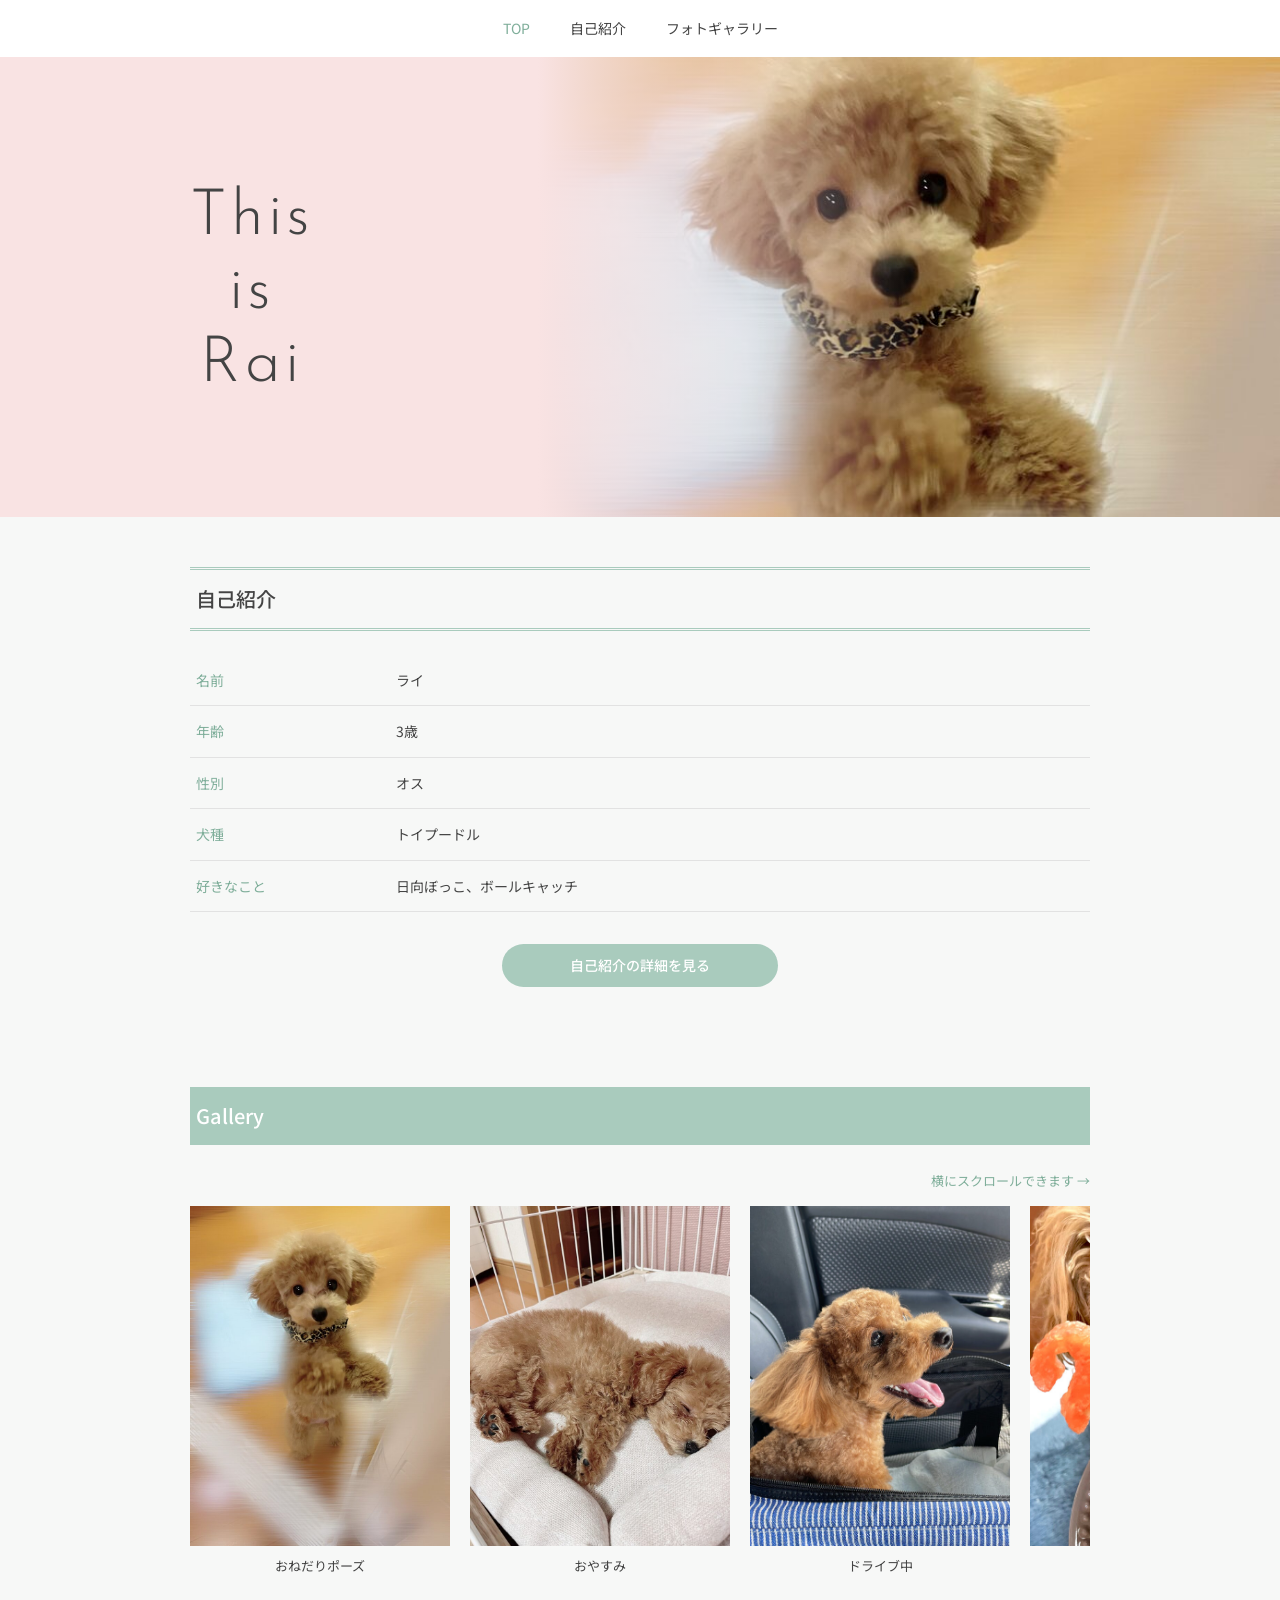
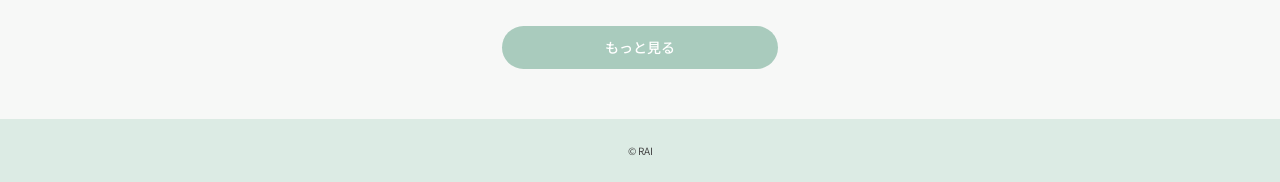
<file: index.html>
<!DOCTYPE html>
<html lang="ja">
<head>
  <meta charset="UTF-8">
  <meta name="viewport" content="width=device-width, initial-scale=1.0">
  <title>ライ</title>
  <link rel="preconnect" href="https://fonts.googleapis.com">
  <link rel="preconnect" href="https://fonts.gstatic.com" crossorigin>
  <link href="https://fonts.googleapis.com/css2?family=Josefin+Sans:wght@300&family=Noto+Sans+JP:wght@400;500&display=swap" rel="stylesheet">
  <link rel="stylesheet" href="style.css">
</head>
<body>

  <!-- メニュー -->
  <header class="header">
    <nav class="nav">
      <ul>
        <li><a href="index.html" class="current">TOP</a></li>
        <li><a href="profile.html">自己紹介</a></li>
        <li><a href="gallery.html">フォトギャラリー</a></li>
      </ul>
    </nav>
  </header>

  <!-- メインビジュアル -->
  <div class="hero">
    <div class="inner">
      <div class="hero-text">
        <h1 class="hero-title">This<br>is<br>Rai</h1>
      </div>
    </div>
  </div>

  <main>
    <!-- 自己紹介 -->
    <section class="section">
      <div class="inner">
        <h2 class="line-title">自己紹介</h2>
        <dl class="profile-list">
          <div><dt>名前</dt><dd>ライ</dd></div>
          <div><dt>年齢</dt><dd>3歳</dd></div>
          <div><dt>性別</dt><dd>オス</dd></div>
          <div><dt>犬種</dt><dd>トイプードル</dd></div>
          <div><dt>好きなこと</dt><dd>日向ぼっこ、ボールキャッチ</dd></div>
        </dl>
      </div>
      <a href="profile.html" class="btn btn-center">自己紹介の詳細を見る</a>
    </section>
    
   <!-- フォトギャラリー（横スクロール） -->
    <section class="section">
      <div class="inner">
        <h2 class="line-title-color">Gallery</h2>
        <p class="scroll-hint">横にスクロールできます →</p>
        <div class="scroll">
          <figure class="scroll-item">
            <img src="stand.jpg" alt="おねだり">
            <figcaption>おねだりポーズ</figcaption>
          </figure>
          <figure class="scroll-item">
            <img src="sleep.jpg" alt="おやすみ">
            <figcaption>おやすみ</figcaption>
          </figure>
          <figure class="scroll-item">
            <img src="drive.jpg" alt="車の中">
            <figcaption>ドライブ中</figcaption>
          </figure>
          <figure class="scroll-item">
            <img src="birthday.jpg" alt="誕生日">
            <figcaption>2歳の誕生日ケーキ</figcaption>
          </figure>
        </div>
        <a href="gallery.html" class="btn btn-center">もっと見る</a>
      </div>
    </section>
  </main>

  <!-- フッター -->
  <footer class="footer">
    <small>&copy; RAI</small>
  </footer>

</body>
</html>
</file>
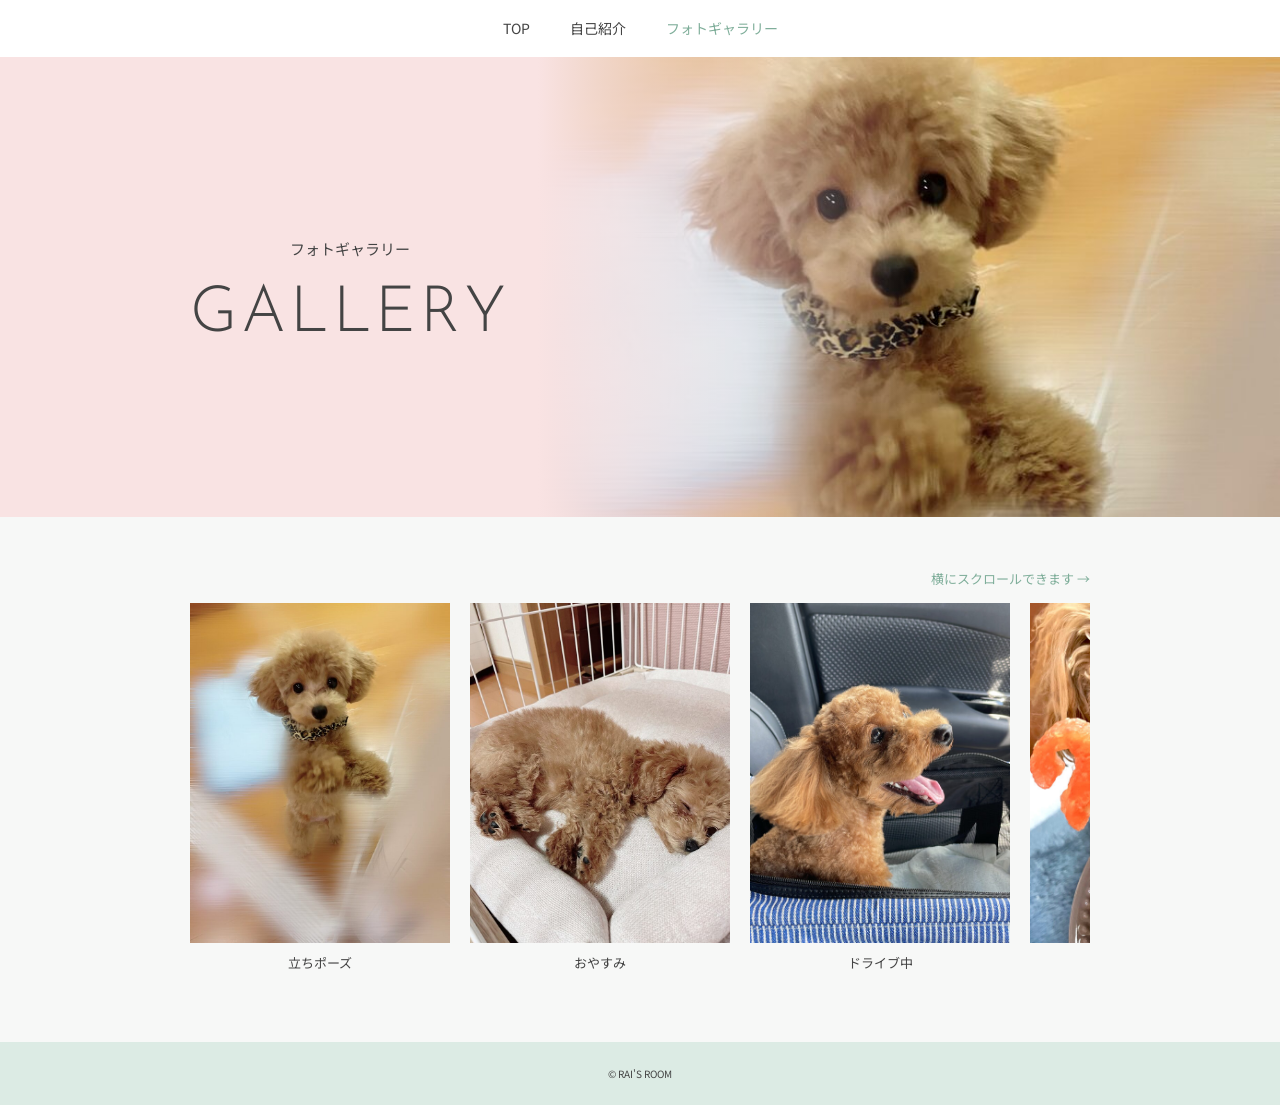
<file: gallery.html>
<!DOCTYPE html>
<html lang="ja">
<head>
  <meta charset="UTF-8">
  <meta name="viewport" content="width=device-width, initial-scale=1.0">
  <title>フォトギャラリー</title>
  <link rel="preconnect" href="https://fonts.googleapis.com">
  <link rel="preconnect" href="https://fonts.gstatic.com" crossorigin>
  <link href="https://fonts.googleapis.com/css2?family=Josefin+Sans:wght@300&family=Noto+Sans+JP:wght@400;500&display=swap" rel="stylesheet">
  <link rel="stylesheet" href="style.css">
</head>
<body>

  <!-- メニュー -->
  <header class="header">
    <nav class="nav">
      <ul>
        <li><a href="index.html">TOP</a></li>
        <li><a href="profile.html">自己紹介</a></li>
        <li><a href="gallery.html" class="current">フォトギャラリー</a></li>
      </ul>
    </nav>
  </header>

  <!-- メインビジュアル -->
  <div class="hero hero-small">
    <div class="inner">
      <div class="hero-text">
        <p class="hero-sub">フォトギャラリー</p>
        <h1 class="hero-title">GALLERY</h1>
      </div>
    </div>
  </div>

  <main>
    <section class="section">
      <div class="inner">
        <p class="scroll-hint">横にスクロールできます →</p>

        <div class="scroll scroll-large">
          <figure class="scroll-item">
            <img src="stand.jpg" alt="">
            <figcaption>立ちポーズ</figcaption>
          </figure>
          <figure class="scroll-item">
            <img src="sleep.jpg" alt="">
            <figcaption>おやすみ</figcaption>
          </figure>
          <figure class="scroll-item">
            <img src="drive.jpg" alt="">
            <figcaption>ドライブ中</figcaption>
          </figure>
          <figure class="scroll-item">
            <img src="birthday.jpg" alt="">
            <figcaption>2歳の誕生日ケーキ</figcaption>
          </figure>
        </div>
      </div>
    </section>
  </main>

  <!-- フッター -->
  <footer class="footer">
    <small>&copy; RAI'S ROOM</small>
  </footer>

</body>
</html>
</file>
<file: style.css>
body {
  margin: 0;
  background-color: #f7f8f7;
  color: #444;
  font-family: "Noto Sans JP", sans-serif;
  font-size: 15px;
  line-height: 1.9;
}

img {
  max-width: 100%;
  vertical-align: bottom;
}

a {
  color: inherit;
}

.inner {
  max-width: 900px;
  margin: 0 auto;
  padding: 0 20px;
}

/* ===== ヘッダー（メニュー） ===== */
.header {
  background-color: #fff;
}

.nav ul {
  display: flex;
  justify-content: center;
  gap: 40px;
  margin: 0;
  padding: 14px 0;
  list-style: none;
}

.nav a {
  font-size: 14px;
  text-decoration: none;
}

.nav a:hover,
.nav a.current {
  color: #7fae9a;
}

.hero {
  height: 460px;
  background:
    linear-gradient(to right, #f9e3e3 42%, rgba(249, 227, 227, 0) 72%),
    url("stand.jpg") right 20% / 60% auto no-repeat,
    #f9e3e3;
}

.hero .inner {
  display: flex;
  align-items: center;
  height: 100%;
}

.hero-text {
  text-align: center;
}

.hero-title {
  margin: 12px 0 0;
  font-family: "Josefin Sans", sans-serif;
  font-size: 64px;
  font-weight: 300;
  line-height: 1.15;
  letter-spacing: 0.06em;
}









/* ===== セクション共通 ===== */
.section {
  padding: 50px 0;
}

.line-title {
  margin: 0 0 24px;
  padding: 10px 6px;
  border-top: 3px double #a9cbbd;
  border-bottom: 3px double #a9cbbd;
  font-size: 20px;
  font-weight: 500;
}

.line-title-color {
  margin: 0 0 24px;
  padding: 10px 6px;
  background-color: #a9cbbd;
  font-size: 20px;
  font-weight: 500;
color: white;
}





/* ===== 自己紹介の表 ===== */
.profile-list {
  margin: 0;
}

.profile-list div {
  display: flex;
  padding: 12px 6px;
  border-bottom: 1px solid #e2e2e2;
  font-size: 14px;
}

.profile-list dt {
  width: 200px;
  color: #7fae9a;
}

.profile-list dd {
  margin: 0;
}

.pickup {
  display: flex;
  align-items: center;
  gap: 40px;
}

.pickup-photo {
  width: 45%;
}

.pickup-photo img {
  width: 100%;
  height: 280px;
  object-fit: cover;
}

.pickup-text {
  flex: 1;
}


.pickup-text p {
  margin: 0;
  font-size: 14px;
}

/* ミントのボタン */
.btn {
  display: block;
  margin-top: 16px;
  padding: 8px;
  border-radius: 30px;
  background-color: #a9cbbd;
  color: #fff;
  text-align: center;
  text-decoration: none;
  font-size: 14px;
  font-weight: 500;
}

.btn:hover {
  background-color: #7fae9a;
}

.btn-center {
  width: 260px;
  margin: 32px auto 0;
}



/* ===== 横スクロールのギャラリー ===== */
.scroll {
  display: flex;
  gap: 20px;
  overflow-x: auto;           
  scroll-snap-type: x mandatory; 
  padding-bottom: 16px;
}

.scroll-item {
  flex-shrink: 0;            
  width: 260px;
  margin: 0;
  scroll-snap-align: start;
}

.scroll-item img {
  width: 100%;
  height: 340px;
  object-fit: cover;
}

.scroll-item figcaption {
  margin-top: 8px;
  font-size: 13px;
  text-align: center;
}

.scroll-hint {
  margin: 0 0 12px;
  color: #7fae9a;
  font-size: 13px;
  text-align: right;
}

.scroll::-webkit-scrollbar {
  height: 6px;
}

.scroll::-webkit-scrollbar-thumb {
  background-color: #a9cbbd;
  border-radius: 3px;
}


/* ===== フッター ===== */
.footer {
  padding: 20px 0;
  background-color: #dcebe4;
  font-size: 12px;
  text-align: center;
}

/* ===== スマホ（画面幅768px以下） ===== */
@media (max-width: 768px) {
  .nav ul {
    gap: 20px;
  }

  .hero {
    height: 360px;
    background:
      linear-gradient(to right, #f9e3e3 30%, rgba(249, 227, 227, 0) 80%),
      url("stand.jpg") right 20% / cover no-repeat;
  }

  .hero-title {
    font-size: 40px;
  }

  .hero-small {
    height: 260px;
  }

  .hero-small .hero-title {
    font-size: 48px;
  }

  .pickup,
  .likes {
    flex-direction: column;
  }

  .pickup-photo {
    width: 100%;
  }

  .profile-list dt {
    width: 110px;
  }


  /* ===== 好きなこと ===== */
.likes {
  display: flex;
  gap: 24px;
}

.like {
  flex: 1;
  padding: 24px;
  background-color: #fff;
  text-align: center;
}

.like-icon {
  margin: 0;
  font-size: 36px;
}

.like h3 {
  margin: 8px 0;
  font-size: 18px;
  font-weight: 500;
}

.like p {
  margin: 0;
  font-size: 14px;
}
  

  .scroll-large .scroll-item {
    width: 360px;
  }

  .scroll-large .scroll-item img {
    height: 400px;
  
  }
}
</file>
